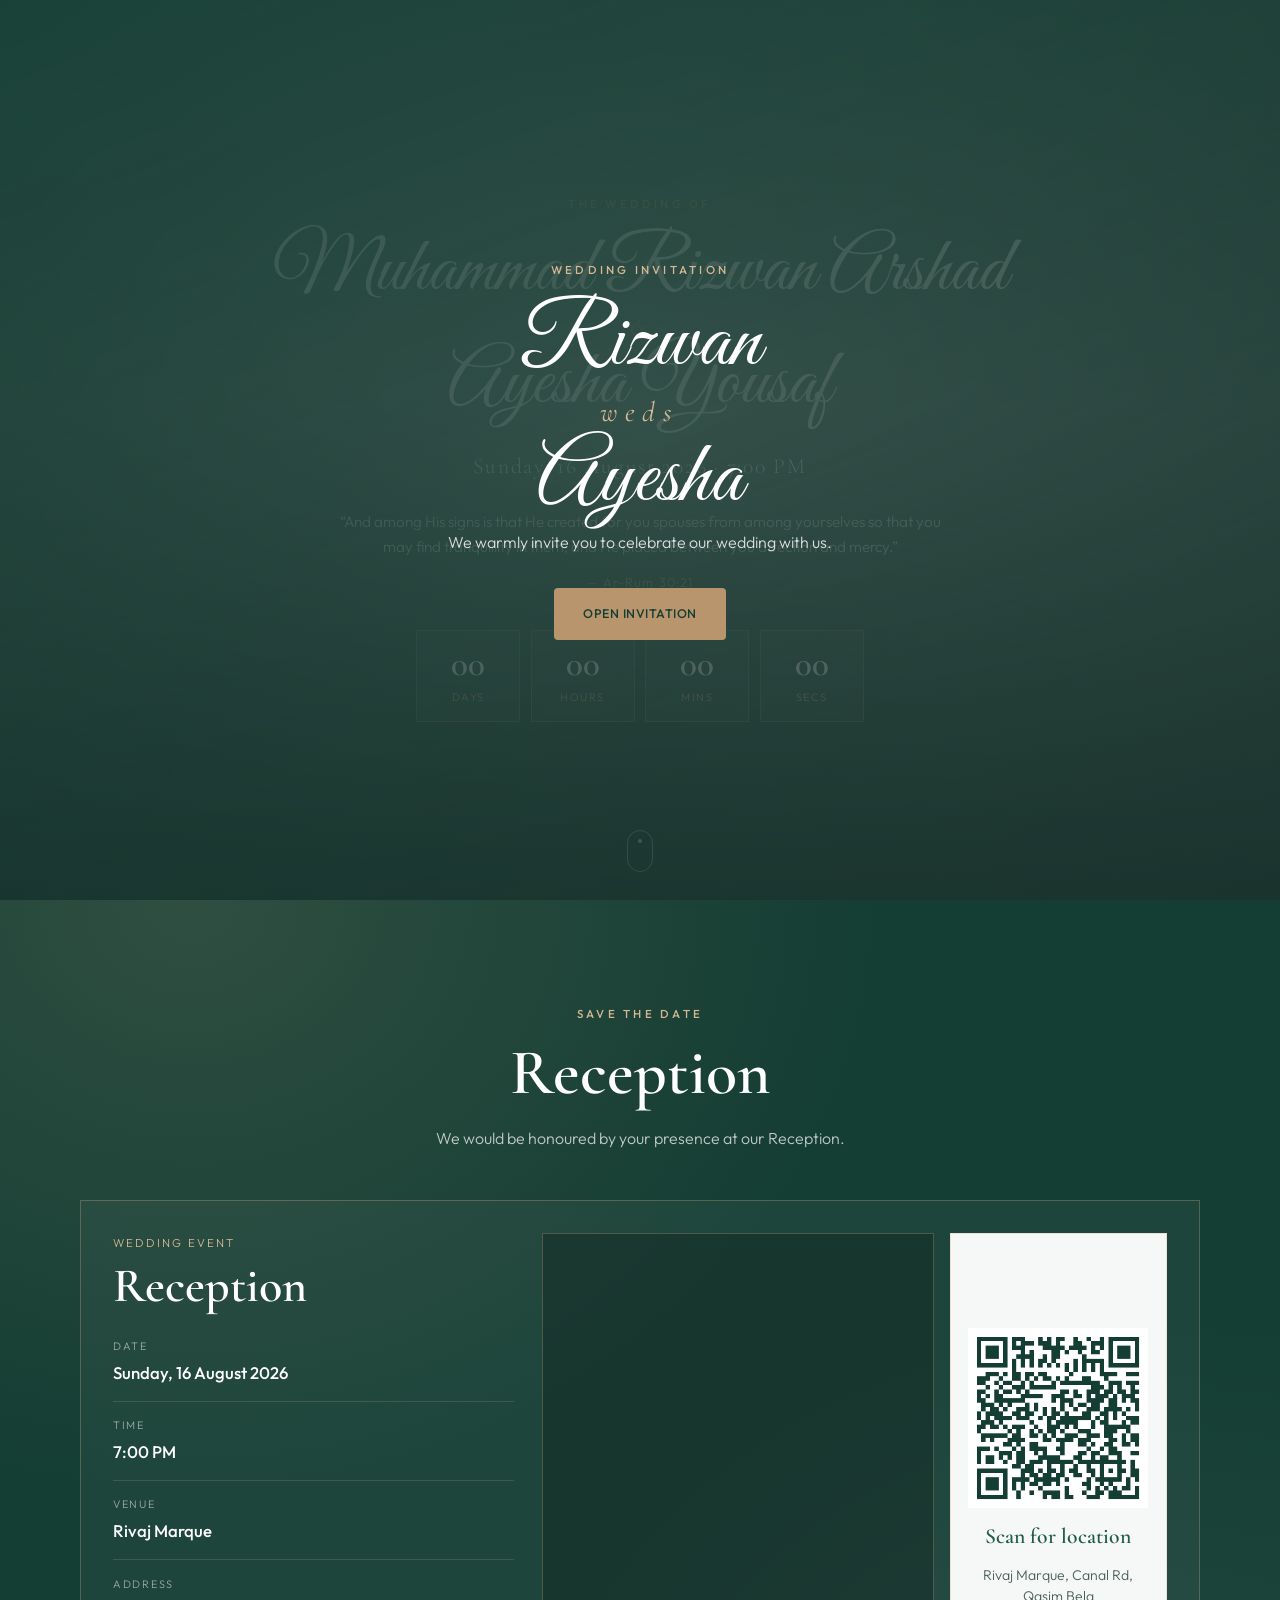
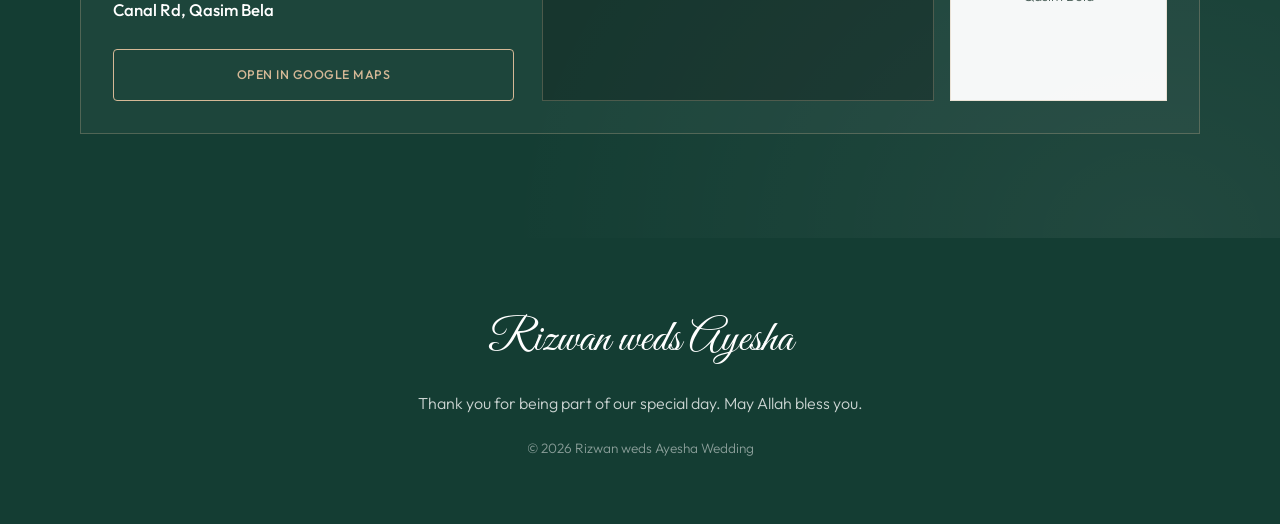
<file: index.html>
<!DOCTYPE html>
<html lang="en" prefix="og: https://ogp.me/ns#">
  <head>
    <meta charset="UTF-8" />
    <meta name="viewport" content="width=device-width, initial-scale=1.0" />
    <meta name="theme-color" content="#143d33" />
    <meta name="robots" content="index,follow" />
    <meta name="author" content="Rizwan weds Ayesha" />

    <!-- SHARE_META -->
    <title>Rizwan weds Ayesha — Wedding Invitation</title>
    <meta
      name="description"
      content="You are invited to the wedding reception of Muhammad Rizwan Arshad &amp; Ayesha Yousaf — Sunday, 16 August 2026 · 7:00 PM at Rivaj Marque."
    />
    <link rel="canonical" href="https://rizwan-wedding.sytes.net/" />

    <meta property="og:type" content="website" />
    <meta property="og:site_name" content="Rizwan weds Ayesha" />
    <meta property="og:locale" content="en_PK" />
    <meta property="og:url" content="https://rizwan-wedding.sytes.net/" />
    <meta property="og:title" content="Rizwan weds Ayesha — Wedding Invitation" />
    <meta
      property="og:description"
      content="You are invited to the wedding reception of Muhammad Rizwan Arshad &amp; Ayesha Yousaf — Sunday, 16 August 2026 · 7:00 PM at Rivaj Marque."
    />
    <meta property="og:image" content="https://rizwan-wedding.sytes.net/assets/og-cover.jpg" />
    <meta property="og:image:secure_url" content="https://rizwan-wedding.sytes.net/assets/og-cover.jpg" />
    <meta property="og:image:type" content="image/jpeg" />
    <meta property="og:image:width" content="1200" />
    <meta property="og:image:height" content="630" />
    <meta property="og:image:alt" content="Rizwan weds Ayesha — Wedding Invitation" />

    <meta name="twitter:card" content="summary_large_image" />
    <meta name="twitter:title" content="Rizwan weds Ayesha — Wedding Invitation" />
    <meta
      name="twitter:description"
      content="You are invited to the wedding reception of Muhammad Rizwan Arshad &amp; Ayesha Yousaf — Sunday, 16 August 2026 · 7:00 PM at Rivaj Marque."
    />
    <meta name="twitter:image" content="https://rizwan-wedding.sytes.net/assets/og-cover.jpg" />
    <!-- /SHARE_META -->

    <meta name="apple-mobile-web-app-capable" content="yes" />
    <meta name="apple-mobile-web-app-status-bar-style" content="black-translucent" />
    <meta name="apple-mobile-web-app-title" content="Rizwan weds Ayesha" />
    <link rel="image_src" href="https://rizwan-wedding.sytes.net/assets/og-cover.jpg" />

    <link rel="preconnect" href="https://fonts.googleapis.com" />
    <link rel="preconnect" href="https://fonts.gstatic.com" crossorigin />
    <link
      href="https://fonts.googleapis.com/css2?family=Cormorant+Garamond:ital,wght@0,400;0,600;0,700;1,400&family=Great+Vibes&family=Outfit:wght@300;400;500;600&display=swap"
      rel="stylesheet"
    />
    <link rel="stylesheet" href="css/style.css" />
  </head>
  <body>
    <!-- Opening cover -->
    <div id="cover" class="cover" aria-hidden="false">
      <div class="cover__veil"></div>
      <div class="cover__content">
        <p class="cover__eyebrow">Wedding Invitation</p>
        <h1 class="cover__names">
          <span class="cover__name">Rizwan</span>
          <span class="cover__weds">weds</span>
          <span class="cover__name">Ayesha</span>
        </h1>
        <p class="cover__to" id="cover-to" hidden>
          Dear <span id="guest-name"></span>,
        </p>
        <p class="cover__invite">
          We warmly invite you to celebrate our wedding with us.
        </p>
        <button type="button" id="open-invitation" class="btn btn--primary">
          Open Invitation
        </button>
      </div>
    </div>

    <!-- Sticky top nav (desktop) -->
    <header class="topnav" id="topnav">
      <a href="#home" class="topnav__brand">Rizwan weds Ayesha</a>
      <nav class="topnav__links" aria-label="Primary">
        <a href="#home">Home</a>
        <a href="#events">Event</a>
      </nav>
    </header>

    <main>
      <!-- Hero -->
      <section id="home" class="hero">
        <div class="hero__media" aria-hidden="true"></div>
        <div class="hero__overlay"></div>
        <div class="hero__content">
          <p class="hero__label">The Wedding of</p>
          <h1 class="hero__title">
            <span class="hero__groom">Muhammad Rizwan Arshad</span>
            <span class="hero__amp">&amp;</span>
            <span class="hero__bride">Ayesha Yousaf</span>
          </h1>
          <p class="hero__date" id="hero-date">Sunday, 16 August 2026 · 7:00 PM</p>
          <p class="hero__verse">
            “And among His signs is that He created for you spouses from among
            yourselves so that you may find tranquillity in them; and He placed
            between you affection and mercy.”
            <cite>— Ar-Rum 30:21</cite>
          </p>

          <div class="countdown" id="countdown" aria-live="polite">
            <div class="countdown__item">
              <span class="countdown__num" id="days">00</span>
              <span class="countdown__label">Days</span>
            </div>
            <div class="countdown__item">
              <span class="countdown__num" id="hours">00</span>
              <span class="countdown__label">Hours</span>
            </div>
            <div class="countdown__item">
              <span class="countdown__num" id="minutes">00</span>
              <span class="countdown__label">Mins</span>
            </div>
            <div class="countdown__item">
              <span class="countdown__num" id="seconds">00</span>
              <span class="countdown__label">Secs</span>
            </div>
          </div>
        </div>
        <a href="#events" class="hero__scroll" aria-label="Scroll to event">
          <span></span>
        </a>
      </section>

      <!-- Events -->
      <section id="events" class="section events">
        <div class="container">
          <p class="section__eyebrow">Save the date</p>
          <h2 class="section__title">Reception</h2>
          <p class="section__lead">
            We would be honoured by your presence at our Reception.
          </p>

          <article class="reception reveal">
            <div class="reception__details">
              <p class="reception__label">Wedding Event</p>
              <h3 class="reception__title">Reception</h3>

              <ul class="reception__meta">
                <li>
                  <span>Date</span>
                  <strong>Sunday, 16 August 2026</strong>
                </li>
                <li>
                  <span>Time</span>
                  <strong>7:00 PM</strong>
                </li>
                <li>
                  <span>Venue</span>
                  <strong>Rivaj Marque</strong>
                </li>
                <li>
                  <span>Address</span>
                  <strong>Canal Rd, Qasim Bela</strong>
                </li>
              </ul>

              <a
                class="btn btn--outline reception__maps-btn"
                href="https://maps.app.goo.gl/EoSqMKJwAgEKK4Fd7"
                target="_blank"
                rel="noopener noreferrer"
              >
                Open in Google Maps
              </a>
            </div>

            <div class="reception__location">
              <div class="reception__map">
                <iframe
                  title="Reception venue — Rivaj Marque"
                  src="https://www.google.com/maps/embed?pb=!1m18!1m12!1m3!1d215.5364558596095!2d71.4065037167226!3d30.191895358683688!2m3!1f0!2f0!3f0!3m2!1i1024!2i768!4f13.1!3m3!1m2!1s0x393b330035f97d11%3A0x957143590ad08eba!2sRivaj%20Marque!5e0!3m2!1sen!2s!4v1785497154416!5m2!1sen!2s"
                  loading="lazy"
                  referrerpolicy="strict-origin-when-cross-origin"
                  allowfullscreen
                ></iframe>
              </div>

              <aside class="reception__qr">
                <a
                  class="reception__qr-link"
                  href="https://maps.app.goo.gl/EoSqMKJwAgEKK4Fd7"
                  target="_blank"
                  rel="noopener noreferrer"
                  aria-label="Open Rivaj Marque location in Google Maps"
                >
                  <img
                    src="assets/rivaj-marque-qr.png"
                    alt="QR code for Rivaj Marque location on Google Maps"
                    width="180"
                    height="180"
                  />
                </a>
                <p class="reception__qr-title">Scan for location</p>
                <p class="reception__qr-text">
                  Rivaj Marque, Canal Rd, Qasim Bela
                </p>
              </aside>
            </div>
          </article>
        </div>
      </section>
    </main>

    <footer class="footer">
      <p class="footer__names">Rizwan weds Ayesha</p>
      <p class="footer__thanks">
        Thank you for being part of our special day. May Allah bless you.
      </p>
      <p class="footer__copy">
        &copy; <span id="year"></span> Rizwan weds Ayesha Wedding
      </p>
    </footer>

    <!-- Bottom mobile nav -->
    <nav class="bottomnav" aria-label="Mobile">
      <a href="#home" class="bottomnav__link is-active" data-section="home">
        <svg viewBox="0 0 24 24" width="20" height="20" fill="currentColor" aria-hidden="true">
          <path d="M10 20v-6h4v6h5v-8h3L12 3 2 12h3v8z" />
        </svg>
        <span>Home</span>
      </a>
      <a href="#events" class="bottomnav__link" data-section="events">
        <svg viewBox="0 0 24 24" width="20" height="20" fill="currentColor" aria-hidden="true">
          <path
            d="M19 4h-1V2h-2v2H8V2H6v2H5c-1.1 0-2 .9-2 2v14c0 1.1.9 2 2 2h14c1.1 0 2-.9 2-2V6c0-1.1-.9-2-2-2zm0 16H5V10h14v10zm0-12H5V6h14v2z"
          />
        </svg>
        <span>Event</span>
      </a>
    </nav>

    <button type="button" id="to-top" class="to-top" aria-label="Back to top" hidden>
      ↑
    </button>

    <script src="js/main.js?v=20260805a"></script>
  </body>
</html>
</file>
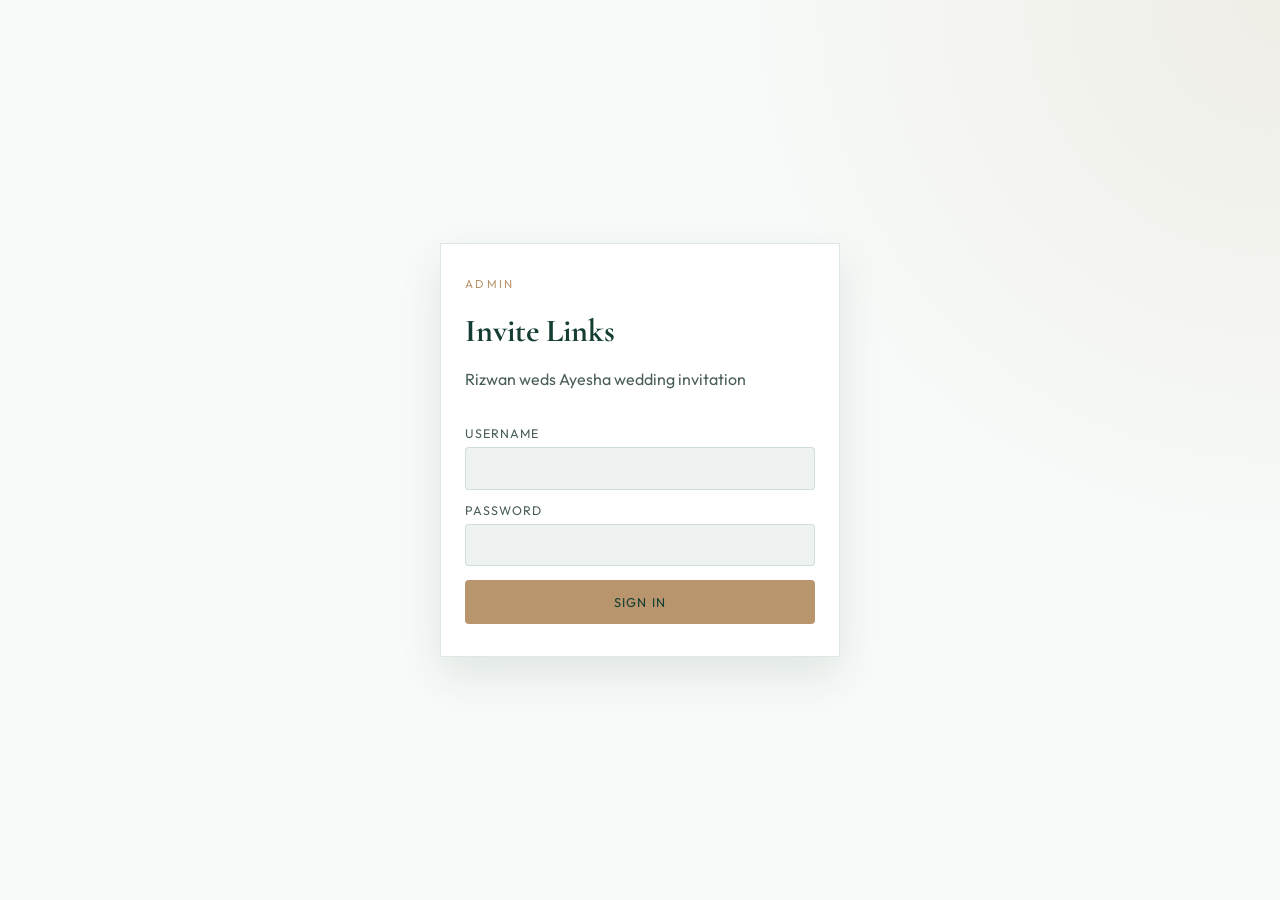
<file: admin/index.html>
<!DOCTYPE html>
<html lang="en">
  <head>
    <meta charset="UTF-8" />
    <meta name="viewport" content="width=device-width, initial-scale=1.0" />
    <title>Invite Links — Rizwan weds Ayesha</title>
    <link rel="preconnect" href="https://fonts.googleapis.com" />
    <link rel="preconnect" href="https://fonts.gstatic.com" crossorigin />
    <link
      href="https://fonts.googleapis.com/css2?family=Cormorant+Garamond:wght@600;700&family=Outfit:wght@300;400;500;600&display=swap"
      rel="stylesheet"
    />
    <link
      rel="stylesheet"
      href="https://cdn.datatables.net/2.1.8/css/dataTables.dataTables.min.css"
    />
    <link rel="stylesheet" href="admin.css" />
  </head>
  <body>
    <div id="login-view" class="login-view">
      <form id="login-form" class="login-card">
        <p class="eyebrow">Admin</p>
        <h1>Invite Links</h1>
        <p class="lead">Rizwan weds Ayesha wedding invitation</p>
        <label>
          Username
          <input type="text" name="username" autocomplete="username" required />
        </label>
        <label>
          Password
          <input
            type="password"
            name="password"
            autocomplete="current-password"
            required
          />
        </label>
        <button type="submit">Sign In</button>
        <p id="login-error" class="error" hidden></p>
      </form>
    </div>

    <div id="dashboard-view" class="dashboard" hidden>
      <header class="topbar">
        <div>
          <p class="eyebrow">Rizwan weds Ayesha</p>
          <h1>Invite Links</h1>
        </div>
        <div class="topbar__actions">
          <span id="stats" class="stats"></span>
          <button type="button" id="refresh-btn" class="btn btn--ghost">
            Refresh
          </button>
          <button type="button" id="logout-btn" class="btn btn--outline">
            Logout
          </button>
        </div>
      </header>

      <main class="content">
        <section id="tab-links" class="tab-panel">
          <form id="create-link-form" class="link-form">
            <div class="link-form__fields">
              <label>
                Guest Name
                <input
                  type="text"
                  name="guest_name"
                  id="guest-name"
                  placeholder="e.g. Moin Sarwar"
                  required
                  maxlength="160"
                />
              </label>
              <button type="submit" class="btn btn--primary">
                Create Link
              </button>
            </div>
            <p id="link-form-note" class="form-note" hidden></p>
          </form>

          <div class="table-card">
            <table id="links-table" class="display" style="width: 100%">
              <thead>
                <tr>
                  <th>#</th>
                  <th>Guest Name</th>
                  <th>Invite Link</th>
                  <th>Created</th>
                  <th>Actions</th>
                </tr>
              </thead>
              <tbody></tbody>
            </table>
          </div>
        </section>
      </main>
    </div>

    <script src="https://code.jquery.com/jquery-3.7.1.min.js"></script>
    <script src="https://cdn.datatables.net/2.1.8/js/dataTables.min.js"></script>
    <script src="admin.js"></script>
  </body>
</html>
</file>
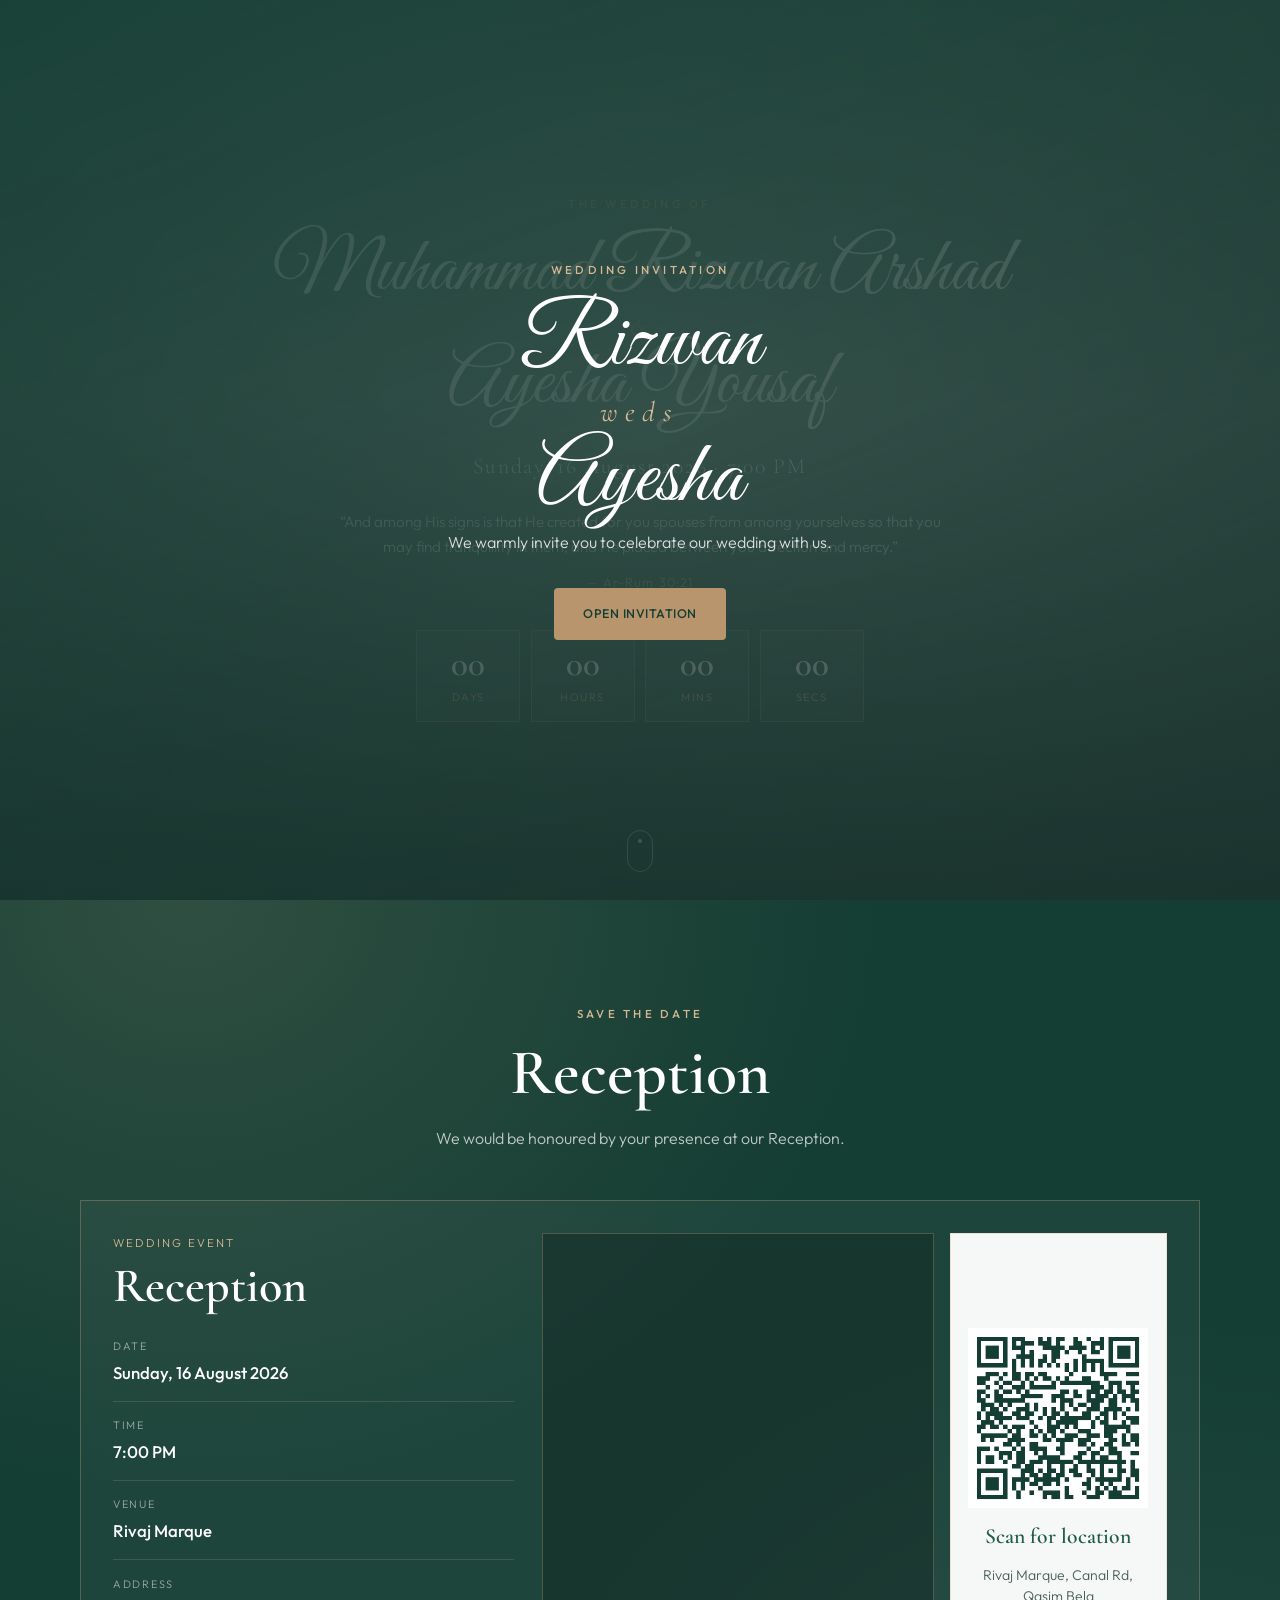
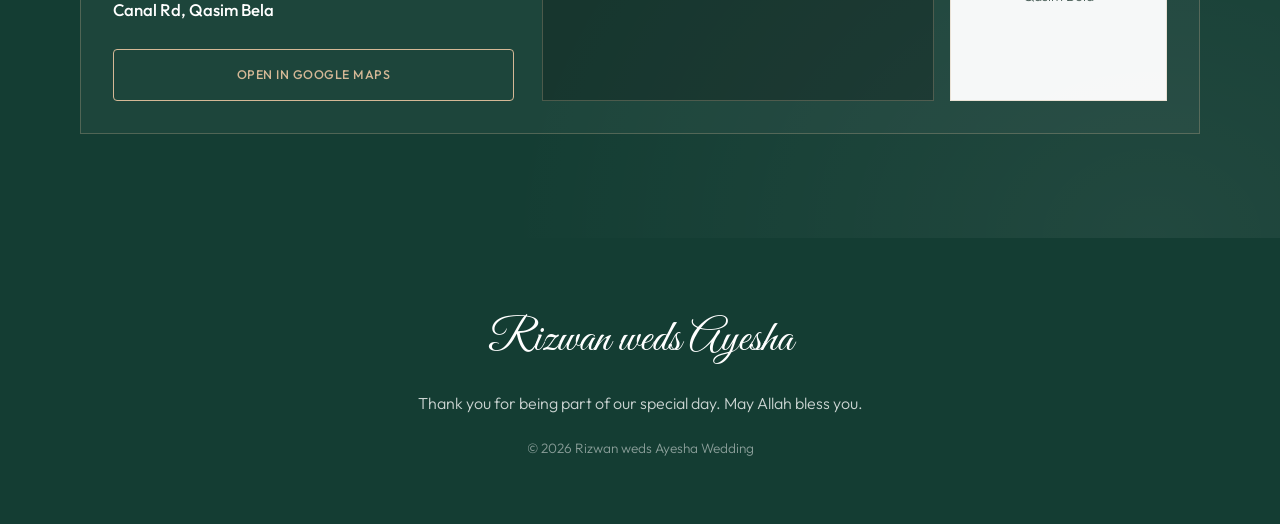
<file: invitation.html>
<!DOCTYPE html>
<html lang="en" prefix="og: https://ogp.me/ns#">
  <head>
    <meta charset="UTF-8" />
    <meta name="viewport" content="width=device-width, initial-scale=1.0" />
    <meta name="theme-color" content="#143d33" />
    <meta name="robots" content="index,follow" />
    <meta name="author" content="Rizwan weds Ayesha" />

    <!-- SHARE_META -->
    <title>Rizwan weds Ayesha — Wedding Invitation</title>
    <meta
      name="description"
      content="You are invited to the wedding reception of Muhammad Rizwan Arshad &amp; Ayesha Yousaf — Sunday, 16 August 2026 · 7:00 PM at Rivaj Marque."
    />
    <link rel="canonical" href="https://rizwan-wedding.sytes.net/" />

    <meta property="og:type" content="website" />
    <meta property="og:site_name" content="Rizwan weds Ayesha" />
    <meta property="og:locale" content="en_PK" />
    <meta property="og:url" content="https://rizwan-wedding.sytes.net/" />
    <meta property="og:title" content="Rizwan weds Ayesha — Wedding Invitation" />
    <meta
      property="og:description"
      content="You are invited to the wedding reception of Muhammad Rizwan Arshad &amp; Ayesha Yousaf — Sunday, 16 August 2026 · 7:00 PM at Rivaj Marque."
    />
    <meta property="og:image" content="https://rizwan-wedding.sytes.net/assets/og-cover.jpg?v=2" />
    <meta property="og:image:secure_url" content="https://rizwan-wedding.sytes.net/assets/og-cover.jpg?v=2" />
    <meta property="og:image:type" content="image/jpeg" />
    <meta property="og:image:width" content="1200" />
    <meta property="og:image:height" content="630" />
    <meta property="og:image:alt" content="Rizwan weds Ayesha — Wedding Invitation" />

    <meta name="twitter:card" content="summary_large_image" />
    <meta name="twitter:title" content="Rizwan weds Ayesha — Wedding Invitation" />
    <meta
      name="twitter:description"
      content="You are invited to the wedding reception of Muhammad Rizwan Arshad &amp; Ayesha Yousaf — Sunday, 16 August 2026 · 7:00 PM at Rivaj Marque."
    />
    <meta name="twitter:image" content="https://rizwan-wedding.sytes.net/assets/og-cover.jpg?v=2" />
    <!-- /SHARE_META -->

    <meta name="apple-mobile-web-app-capable" content="yes" />
    <meta name="apple-mobile-web-app-status-bar-style" content="black-translucent" />
    <meta name="apple-mobile-web-app-title" content="Rizwan weds Ayesha" />
    <link rel="image_src" href="https://rizwan-wedding.sytes.net/assets/og-cover.jpg?v=2" />

    <link rel="preconnect" href="https://fonts.googleapis.com" />
    <link rel="preconnect" href="https://fonts.gstatic.com" crossorigin />
    <link
      href="https://fonts.googleapis.com/css2?family=Cormorant+Garamond:ital,wght@0,400;0,600;0,700;1,400&family=Great+Vibes&family=Outfit:wght@300;400;500;600&display=swap"
      rel="stylesheet"
    />
    <link rel="stylesheet" href="css/style.css" />
  </head>
  <body>
    <!-- Opening cover -->
    <div id="cover" class="cover" aria-hidden="false">
      <div class="cover__veil"></div>
      <div class="cover__content">
        <p class="cover__eyebrow">Wedding Invitation</p>
        <h1 class="cover__names">
          <span class="cover__name">Rizwan</span>
          <span class="cover__weds">weds</span>
          <span class="cover__name">Ayesha</span>
        </h1>
        <p class="cover__to" id="cover-to" hidden>
          Dear <span id="guest-name"></span>,
        </p>
        <p class="cover__invite">
          We warmly invite you to celebrate our wedding with us.
        </p>
        <button type="button" id="open-invitation" class="btn btn--primary">
          Open Invitation
        </button>
      </div>
    </div>

    <!-- Sticky top nav (desktop) -->
    <header class="topnav" id="topnav">
      <a href="#home" class="topnav__brand">Rizwan weds Ayesha</a>
      <nav class="topnav__links" aria-label="Primary">
        <a href="#home">Home</a>
        <a href="#events">Event</a>
      </nav>
    </header>

    <main>
      <!-- Hero -->
      <section id="home" class="hero">
        <div class="hero__media" aria-hidden="true"></div>
        <div class="hero__overlay"></div>
        <div class="hero__content">
          <p class="hero__label">The Wedding of</p>
          <h1 class="hero__title">
            <span class="hero__groom">Muhammad Rizwan Arshad</span>
            <span class="hero__amp">&amp;</span>
            <span class="hero__bride">Ayesha Yousaf</span>
          </h1>
          <p class="hero__date" id="hero-date">Sunday, 16 August 2026 · 7:00 PM</p>
          <p class="hero__verse">
            “And among His signs is that He created for you spouses from among
            yourselves so that you may find tranquillity in them; and He placed
            between you affection and mercy.”
            <cite>— Ar-Rum 30:21</cite>
          </p>

          <div class="countdown" id="countdown" aria-live="polite">
            <div class="countdown__item">
              <span class="countdown__num" id="days">00</span>
              <span class="countdown__label">Days</span>
            </div>
            <div class="countdown__item">
              <span class="countdown__num" id="hours">00</span>
              <span class="countdown__label">Hours</span>
            </div>
            <div class="countdown__item">
              <span class="countdown__num" id="minutes">00</span>
              <span class="countdown__label">Mins</span>
            </div>
            <div class="countdown__item">
              <span class="countdown__num" id="seconds">00</span>
              <span class="countdown__label">Secs</span>
            </div>
          </div>
        </div>
        <a href="#events" class="hero__scroll" aria-label="Scroll to event">
          <span></span>
        </a>
      </section>

      <!-- Events -->
      <section id="events" class="section events">
        <div class="container">
          <p class="section__eyebrow">Save the date</p>
          <h2 class="section__title">Reception</h2>
          <p class="section__lead">
            We would be honoured by your presence at our Reception.
          </p>

          <article class="reception reveal">
            <div class="reception__details">
              <p class="reception__label">Wedding Event</p>
              <h3 class="reception__title">Reception</h3>

              <ul class="reception__meta">
                <li>
                  <span>Date</span>
                  <strong>Sunday, 16 August 2026</strong>
                </li>
                <li>
                  <span>Time</span>
                  <strong>7:00 PM</strong>
                </li>
                <li>
                  <span>Venue</span>
                  <strong>Rivaj Marque</strong>
                </li>
                <li>
                  <span>Address</span>
                  <strong>Canal Rd, Qasim Bela</strong>
                </li>
              </ul>

              <a
                class="btn btn--outline reception__maps-btn"
                href="https://maps.app.goo.gl/EoSqMKJwAgEKK4Fd7"
                target="_blank"
                rel="noopener noreferrer"
              >
                Open in Google Maps
              </a>
            </div>

            <div class="reception__location">
              <div class="reception__map">
                <iframe
                  title="Reception venue — Rivaj Marque"
                  src="https://www.google.com/maps/embed?pb=!1m18!1m12!1m3!1d215.5364558596095!2d71.4065037167226!3d30.191895358683688!2m3!1f0!2f0!3f0!3m2!1i1024!2i768!4f13.1!3m3!1m2!1s0x393b330035f97d11%3A0x957143590ad08eba!2sRivaj%20Marque!5e0!3m2!1sen!2s!4v1785497154416!5m2!1sen!2s"
                  loading="lazy"
                  referrerpolicy="strict-origin-when-cross-origin"
                  allowfullscreen
                ></iframe>
              </div>

              <aside class="reception__qr">
                <a
                  class="reception__qr-link"
                  href="https://maps.app.goo.gl/EoSqMKJwAgEKK4Fd7"
                  target="_blank"
                  rel="noopener noreferrer"
                  aria-label="Open Rivaj Marque location in Google Maps"
                >
                  <img
                    src="assets/rivaj-marque-qr.png"
                    alt="QR code for Rivaj Marque location on Google Maps"
                    width="180"
                    height="180"
                  />
                </a>
                <p class="reception__qr-title">Scan for location</p>
                <p class="reception__qr-text">
                  Rivaj Marque, Canal Rd, Qasim Bela
                </p>
              </aside>
            </div>
          </article>
        </div>
      </section>
    </main>

    <footer class="footer">
      <p class="footer__names">Rizwan weds Ayesha</p>
      <p class="footer__thanks">
        Thank you for being part of our special day. May Allah bless you.
      </p>
      <p class="footer__copy">
        &copy; <span id="year"></span> Rizwan weds Ayesha Wedding
      </p>
    </footer>

    <!-- Bottom mobile nav -->
    <nav class="bottomnav" aria-label="Mobile">
      <a href="#home" class="bottomnav__link is-active" data-section="home">
        <svg viewBox="0 0 24 24" width="20" height="20" fill="currentColor" aria-hidden="true">
          <path d="M10 20v-6h4v6h5v-8h3L12 3 2 12h3v8z" />
        </svg>
        <span>Home</span>
      </a>
      <a href="#events" class="bottomnav__link" data-section="events">
        <svg viewBox="0 0 24 24" width="20" height="20" fill="currentColor" aria-hidden="true">
          <path
            d="M19 4h-1V2h-2v2H8V2H6v2H5c-1.1 0-2 .9-2 2v14c0 1.1.9 2 2 2h14c1.1 0 2-.9 2-2V6c0-1.1-.9-2-2-2zm0 16H5V10h14v10zm0-12H5V6h14v2z"
          />
        </svg>
        <span>Event</span>
      </a>
    </nav>

    <button type="button" id="to-top" class="to-top" aria-label="Back to top" hidden>
      ↑
    </button>

    <script src="js/main.js?v=20260805a"></script>
  </body>
</html>
</file>
<file: css/style.css>
:root {
  --ink: #1c2e2a;
  --ink-soft: #4a5f58;
  --mist: #eef3f1;
  --paper: #f7faf8;
  --emerald: #1f5c4b;
  --emerald-deep: #143d33;
  --gold: #b8956c;
  --gold-soft: #d4b896;
  --line: rgba(31, 92, 75, 0.15);
  --white: #ffffff;
  --shadow: 0 18px 40px rgba(20, 61, 51, 0.12);
  --radius: 4px;
  --font-display: "Great Vibes", cursive;
  --font-heading: "Cormorant Garamond", Georgia, serif;
  --font-body: "Outfit", system-ui, sans-serif;
  --nav-h: 72px;
  --bottom-nav-h: 68px;
}

*,
*::before,
*::after {
  box-sizing: border-box;
}

html {
  scroll-behavior: smooth;
  scroll-padding-top: var(--nav-h);
}

body {
  margin: 0;
  font-family: var(--font-body);
  font-weight: 300;
  color: var(--ink);
  background: var(--paper);
  line-height: 1.7;
  overflow-x: hidden;
}

body.is-locked {
  overflow: hidden;
  height: 100vh;
}

img {
  max-width: 100%;
  display: block;
}

a {
  color: inherit;
  text-decoration: none;
}

button,
input,
select,
textarea {
  font: inherit;
}

.container {
  width: min(1120px, calc(100% - 2.5rem));
  margin-inline: auto;
}

.container--narrow {
  width: min(640px, calc(100% - 2.5rem));
}

.gift .container--narrow {
  width: min(860px, calc(100% - 2.5rem));
}

/* Buttons */
.btn {
  display: inline-flex;
  align-items: center;
  justify-content: center;
  gap: 0.5rem;
  padding: 0.9rem 1.75rem;
  border: 1px solid transparent;
  border-radius: var(--radius);
  cursor: pointer;
  font-weight: 500;
  letter-spacing: 0.04em;
  text-transform: uppercase;
  font-size: 0.78rem;
  transition: background 0.25s ease, color 0.25s ease, border-color 0.25s ease,
    transform 0.25s ease;
}

.btn:hover {
  transform: translateY(-1px);
}

.btn--primary {
  background: var(--gold);
  color: var(--emerald-deep);
}

.btn--primary:hover {
  background: var(--gold-soft);
}

.btn--outline {
  background: transparent;
  border-color: var(--gold);
  color: var(--gold);
}

.btn--outline:hover {
  background: var(--gold);
  color: var(--emerald-deep);
}

.btn--full {
  width: 100%;
}

/* Cover */
.cover {
  position: fixed;
  inset: 0;
  z-index: 1000;
  display: grid;
  place-items: center;
  text-align: center;
  color: var(--white);
  transition: opacity 0.7s ease, visibility 0.7s ease;
}

.cover.is-hidden {
  opacity: 0;
  visibility: hidden;
  pointer-events: none;
}

.cover__veil {
  position: absolute;
  inset: 0;
  background:
    linear-gradient(160deg, rgba(20, 61, 51, 0.88), rgba(28, 46, 42, 0.72)),
    url("https://images.unsplash.com/photo-1519741497674-611481863552?w=1600&q=80")
      center / cover no-repeat;
}

.cover__content {
  position: relative;
  padding: 2rem;
  max-width: 36rem;
  animation: riseIn 1s ease both;
}

.cover__eyebrow,
.hero__label,
.section__eyebrow,
.person__role,
.event-card__label {
  text-transform: uppercase;
  letter-spacing: 0.28em;
  font-size: 0.72rem;
  font-weight: 500;
}

.cover__eyebrow {
  margin: 0 0 1rem;
  color: var(--gold-soft);
}

.cover__names {
  margin: 0;
  display: flex;
  flex-direction: column;
  align-items: center;
  gap: 0.15rem;
  font-family: var(--font-display);
  font-size: clamp(3.2rem, 10vw, 5.5rem);
  font-weight: 400;
  line-height: 1.1;
  color: var(--white);
}

.cover__name {
  display: block;
}

.cover__weds {
  display: block;
  font-family: var(--font-heading);
  font-size: 0.32em;
  font-style: italic;
  color: var(--gold-soft);
  letter-spacing: 0.28em;
  text-transform: lowercase;
  line-height: 1;
  margin: 0.2rem 0;
}

.cover__to {
  margin: 1.5rem 0 0.4rem;
  font-family: var(--font-heading);
  font-size: 1.35rem;
}

.cover__to[hidden] {
  display: none !important;
}

.cover__invite {
  margin: 0 0 2rem;
  color: rgba(255, 255, 255, 0.82);
  font-weight: 300;
}

/* Top nav */
.topnav {
  position: fixed;
  top: 0;
  left: 0;
  right: 0;
  z-index: 90;
  display: flex;
  align-items: center;
  justify-content: space-between;
  height: var(--nav-h);
  padding: 0 1.75rem;
  background: rgba(247, 250, 248, 0.72);
  backdrop-filter: blur(12px);
  border-bottom: 1px solid transparent;
  transform: translateY(-100%);
  transition: transform 0.4s ease, border-color 0.3s ease, background 0.3s ease;
}

.topnav.is-visible {
  transform: translateY(0);
}

.topnav.is-scrolled {
  border-bottom-color: var(--line);
  background: rgba(247, 250, 248, 0.92);
}

.topnav__brand {
  font-family: var(--font-display);
  font-size: 1.85rem;
  color: var(--emerald);
}

.topnav__links {
  display: none;
  gap: 1.5rem;
}

.topnav__links a {
  font-size: 0.78rem;
  letter-spacing: 0.12em;
  text-transform: uppercase;
  color: var(--ink-soft);
  transition: color 0.2s ease;
}

.topnav__links a:hover {
  color: var(--emerald);
}

@media (min-width: 900px) {
  .topnav__links {
    display: flex;
  }
}

/* Hero */
.hero {
  position: relative;
  min-height: 100vh;
  min-height: 100dvh;
  display: grid;
  place-items: center;
  color: var(--white);
  overflow: hidden;
}

.hero__media {
  position: absolute;
  inset: 0;
  background:
    url("https://images.unsplash.com/photo-1522673607200-164d1b6ce486?w=1800&q=80")
      center / cover no-repeat;
  transform: scale(1.05);
  animation: slowZoom 18s ease-in-out infinite alternate;
}

.hero__overlay {
  position: absolute;
  inset: 0;
  background:
    radial-gradient(ellipse at center, rgba(20, 61, 51, 0.35), rgba(20, 61, 51, 0.78)),
    linear-gradient(to top, rgba(20, 61, 51, 0.9), transparent 55%);
}

.hero__content {
  position: relative;
  z-index: 1;
  width: min(820px, calc(100% - 2rem));
  text-align: center;
  padding: 6rem 0 5rem;
  animation: riseIn 1.1s 0.15s ease both;
}

.hero__label {
  margin: 0 0 1rem;
  color: var(--gold-soft);
}

.hero__title {
  margin: 0;
  display: flex;
  flex-direction: column;
  gap: 0.15rem;
  line-height: 1.1;
}

.hero__groom,
.hero__bride {
  font-family: var(--font-display);
  font-size: clamp(2.8rem, 8vw, 4.8rem);
  font-weight: 400;
}

.hero__amp {
  font-family: var(--font-heading);
  font-style: italic;
  font-size: 1.4rem;
  color: var(--gold-soft);
  letter-spacing: 0.2em;
}

.hero__date {
  margin: 1.25rem 0 0;
  font-family: var(--font-heading);
  font-size: 1.35rem;
  letter-spacing: 0.08em;
}

.hero__verse {
  margin: 1.5rem auto 0;
  max-width: 38rem;
  font-size: 0.95rem;
  color: rgba(255, 255, 255, 0.82);
  font-weight: 300;
}

.hero__verse cite {
  display: block;
  margin-top: 0.75rem;
  font-style: normal;
  color: var(--gold-soft);
  font-size: 0.8rem;
  letter-spacing: 0.08em;
}

.countdown {
  display: grid;
  grid-template-columns: repeat(4, minmax(0, 1fr));
  gap: 0.65rem;
  margin: 2.25rem auto 0;
  max-width: 28rem;
}

.countdown__item {
  padding: 0.9rem 0.4rem;
  border: 1px solid rgba(212, 184, 150, 0.35);
  background: rgba(255, 255, 255, 0.06);
  backdrop-filter: blur(6px);
}

.countdown__num {
  display: block;
  font-family: var(--font-heading);
  font-size: clamp(1.6rem, 4vw, 2.2rem);
  font-weight: 600;
  line-height: 1.1;
}

.countdown__label {
  display: block;
  margin-top: 0.25rem;
  font-size: 0.68rem;
  letter-spacing: 0.14em;
  text-transform: uppercase;
  color: var(--gold-soft);
}

.hero__scroll {
  position: absolute;
  bottom: 1.75rem;
  left: 50%;
  transform: translateX(-50%);
  width: 26px;
  height: 42px;
  border: 1px solid rgba(255, 255, 255, 0.45);
  border-radius: 20px;
  z-index: 2;
}

.hero__scroll span {
  position: absolute;
  top: 8px;
  left: 50%;
  width: 4px;
  height: 4px;
  margin-left: -2px;
  border-radius: 50%;
  background: var(--gold-soft);
  animation: scrollDot 1.6s ease-in-out infinite;
}

/* Sections */
.section {
  padding: 6.5rem 0;
}

.section__eyebrow {
  margin: 0 0 0.75rem;
  text-align: center;
  color: var(--gold);
}

.section__title {
  margin: 0;
  text-align: center;
  font-family: var(--font-heading);
  font-size: clamp(2.6rem, 6vw, 4rem);
  font-weight: 600;
  color: var(--emerald-deep);
  line-height: 1.15;
}

.section__lead {
  margin: 1rem auto 3rem;
  max-width: 36rem;
  text-align: center;
  color: var(--ink-soft);
}

/* Couple */
.couple {
  background:
    radial-gradient(circle at top right, rgba(184, 149, 108, 0.12), transparent 40%),
    var(--paper);
}

.couple__grid {
  display: grid;
  gap: 2.5rem;
  align-items: start;
}

.couple__grid--names {
  gap: 2rem;
}

@media (min-width: 800px) {
  .couple__grid {
    grid-template-columns: 1fr auto 1fr;
    gap: 1.5rem;
    align-items: center;
  }
}

.person {
  text-align: center;
  padding: 1.5rem 1rem;
  border: 1px solid var(--line);
  background: rgba(255, 255, 255, 0.55);
}

.person__role {
  margin: 0 0 0.4rem;
  color: var(--gold);
}

.person__name {
  margin: 0 0 0.75rem;
  font-family: var(--font-heading);
  font-size: clamp(1.8rem, 4vw, 2.4rem);
  color: var(--emerald);
  font-weight: 600;
}

.person__parents {
  margin: 0;
  color: var(--ink-soft);
  font-size: 0.95rem;
}

.couple__heart {
  width: 56px;
  height: 56px;
  margin: 0 auto;
  display: grid;
  place-items: center;
  color: var(--gold);
  background: var(--white);
  border-radius: 50%;
  box-shadow: var(--shadow);
  animation: heartbeat 2.2s ease-in-out infinite;
}

@media (max-width: 799px) {
  .couple__heart {
    order: -1;
  }
}

/* Events / Reception */
.events {
  background:
    radial-gradient(ellipse at 15% 0%, rgba(212, 184, 150, 0.14), transparent 45%),
    radial-gradient(ellipse at 90% 100%, rgba(255, 255, 255, 0.06), transparent 40%),
    var(--emerald-deep);
  color: var(--white);
}

.events .section__eyebrow {
  color: var(--gold-soft);
}

.events .section__title {
  color: var(--white);
}

.events .section__lead {
  color: rgba(255, 255, 255, 0.72);
}

.events__grid {
  display: grid;
  gap: 1.25rem;
}

@media (min-width: 760px) {
  .events__grid {
    grid-template-columns: 1fr 1fr;
  }

  .events__grid--three {
    grid-template-columns: repeat(3, 1fr);
  }
}

.events__grid--single {
  max-width: 520px;
  margin-inline: auto;
  grid-template-columns: 1fr;
}

@media (max-width: 999px) {
  .events__grid--three {
    grid-template-columns: 1fr;
  }
}

@media (min-width: 1000px) {
  .events__grid--three {
    grid-template-columns: repeat(3, 1fr);
  }
}

.event-card {
  padding: 2rem 1.75rem;
  background: rgba(255, 255, 255, 0.04);
  border: 1px solid rgba(212, 184, 150, 0.28);
  display: flex;
  flex-direction: column;
}

.event-card__label {
  margin: 0 0 0.5rem;
  color: var(--gold-soft);
}

.event-card__title {
  margin: 0 0 1.5rem;
  font-family: var(--font-heading);
  font-size: 2.4rem;
  font-weight: 600;
}

.event-card__meta {
  list-style: none;
  margin: 0 0 1.25rem;
  padding: 0;
  display: grid;
  gap: 1rem;
}

.event-card__meta li {
  display: grid;
  gap: 0.15rem;
}

.event-card__meta span {
  font-size: 0.7rem;
  letter-spacing: 0.16em;
  text-transform: uppercase;
  color: rgba(255, 255, 255, 0.55);
}

.event-card__meta strong {
  font-weight: 500;
}

.event-card__map {
  margin-top: auto;
  border: 1px solid rgba(212, 184, 150, 0.28);
  overflow: hidden;
  aspect-ratio: 16 / 11;
  background: rgba(0, 0, 0, 0.2);
}

.event-card__map iframe {
  width: 100%;
  height: 100%;
  border: 0;
  display: block;
  filter: grayscale(0.15) contrast(1.05);
}

.events .btn--outline {
  border-color: var(--gold-soft);
  color: var(--gold-soft);
}

.events .btn--outline:hover {
  background: var(--gold-soft);
  color: var(--emerald-deep);
}

.reception {
  margin-top: 2.5rem;
  display: grid;
  gap: 1.5rem;
  padding: 1.75rem;
  background: rgba(255, 255, 255, 0.04);
  border: 1px solid rgba(212, 184, 150, 0.28);
}

@media (min-width: 900px) {
  .reception {
    grid-template-columns: minmax(240px, 0.9fr) 1.4fr;
    gap: 1.75rem;
    padding: 2rem;
    align-items: stretch;
  }
}

.reception__label {
  margin: 0 0 0.45rem;
  font-size: 0.72rem;
  letter-spacing: 0.18em;
  text-transform: uppercase;
  color: var(--gold-soft);
}

.reception__title {
  margin: 0 0 1.5rem;
  font-family: var(--font-heading);
  font-size: clamp(2.2rem, 4vw, 3rem);
  font-weight: 600;
  line-height: 1.1;
}

.reception__meta {
  list-style: none;
  margin: 0 0 1.5rem;
  padding: 0;
  display: grid;
  gap: 0.9rem;
}

.reception__meta li {
  display: grid;
  gap: 0.2rem;
  padding-bottom: 0.85rem;
  border-bottom: 1px solid rgba(212, 184, 150, 0.18);
}

.reception__meta li:last-child {
  border-bottom: 0;
  padding-bottom: 0;
}

.reception__meta span {
  font-size: 0.68rem;
  letter-spacing: 0.16em;
  text-transform: uppercase;
  color: rgba(255, 255, 255, 0.55);
}

.reception__meta strong {
  font-weight: 500;
  font-size: 1.05rem;
}

.reception__maps-btn {
  width: 100%;
  justify-content: center;
}

.reception__location {
  display: grid;
  gap: 1rem;
}

@media (min-width: 640px) {
  .reception__location {
    grid-template-columns: 1.35fr 0.75fr;
    align-items: stretch;
  }
}

.reception__map {
  border: 1px solid rgba(212, 184, 150, 0.28);
  overflow: hidden;
  min-height: 260px;
  background: rgba(0, 0, 0, 0.22);
}

.reception__map iframe {
  width: 100%;
  height: 100%;
  min-height: 260px;
  border: 0;
  display: block;
  filter: grayscale(0.12) contrast(1.05) saturate(0.92);
}

.reception__qr {
  display: flex;
  flex-direction: column;
  align-items: center;
  justify-content: center;
  text-align: center;
  gap: 0.65rem;
  padding: 1.25rem 1rem;
  background: rgba(255, 255, 255, 0.96);
  color: var(--emerald-deep);
  border: 1px solid rgba(212, 184, 150, 0.35);
}

.reception__qr-link {
  display: block;
  transition: transform 0.25s ease;
}

.reception__qr-link:hover {
  transform: scale(1.03);
}

.reception__qr img {
  width: min(180px, 70vw);
  height: auto;
  margin-inline: auto;
}

.reception__qr-title {
  margin: 0;
  font-family: var(--font-heading);
  font-size: 1.35rem;
  font-weight: 600;
  color: var(--emerald);
}

.reception__qr-text {
  margin: 0;
  font-size: 0.88rem;
  line-height: 1.45;
  color: var(--ink-soft);
  max-width: 14rem;
}

/* Story / Timeline */
.story {
  background: var(--mist);
}

.timeline {
  list-style: none;
  margin: 0;
  padding: 0;
  position: relative;
  max-width: 720px;
  margin-inline: auto;
}

.timeline::before {
  content: "";
  position: absolute;
  top: 0;
  bottom: 0;
  left: 18px;
  width: 1px;
  background: linear-gradient(to bottom, var(--gold), var(--emerald));
}

@media (min-width: 700px) {
  .timeline::before {
    left: 50%;
    transform: translateX(-50%);
  }
}

.timeline__item {
  position: relative;
  padding-left: 3.25rem;
  margin-bottom: 2.25rem;
}

@media (min-width: 700px) {
  .timeline__item {
    width: 50%;
    padding-left: 0;
    padding-right: 2.5rem;
    text-align: right;
  }

  .timeline__item:nth-child(even) {
    margin-left: 50%;
    padding-right: 0;
    padding-left: 2.5rem;
    text-align: left;
  }
}

.timeline__marker {
  position: absolute;
  top: 0.35rem;
  left: 11px;
  width: 15px;
  height: 15px;
  border-radius: 50%;
  background: var(--paper);
  border: 3px solid var(--gold);
  box-shadow: 0 0 0 4px rgba(184, 149, 108, 0.2);
}

@media (min-width: 700px) {
  .timeline__item .timeline__marker {
    left: auto;
    right: -8px;
  }

  .timeline__item:nth-child(even) .timeline__marker {
    right: auto;
    left: -7px;
  }
}

.timeline__body time {
  display: block;
  margin-bottom: 0.35rem;
  font-size: 0.75rem;
  letter-spacing: 0.18em;
  text-transform: uppercase;
  color: var(--gold);
}

.timeline__body h3 {
  margin: 0 0 0.4rem;
  font-family: var(--font-heading);
  font-size: 1.7rem;
  color: var(--emerald-deep);
}

.timeline__body p {
  margin: 0;
  color: var(--ink-soft);
}

/* Gallery */
.gallery__grid {
  display: grid;
  grid-template-columns: repeat(2, 1fr);
  gap: 0.75rem;
}

@media (min-width: 760px) {
  .gallery__grid {
    grid-template-columns: repeat(3, 1fr);
    gap: 1rem;
  }

  .gallery__item--wide {
    grid-column: span 2;
  }
}

.gallery__item {
  padding: 0;
  border: 0;
  cursor: pointer;
  overflow: hidden;
  background: var(--mist);
  aspect-ratio: 4 / 3;
}

.gallery__item img {
  width: 100%;
  height: 100%;
  object-fit: cover;
  transition: transform 0.6s ease;
}

.gallery__item:hover img {
  transform: scale(1.06);
}

/* Wishes */
.wishes {
  background:
    linear-gradient(180deg, rgba(31, 92, 75, 0.04), transparent),
    var(--paper);
}

.wish-form {
  display: grid;
  gap: 1rem;
  padding: 1.75rem;
  background: var(--white);
  border: 1px solid var(--line);
  box-shadow: var(--shadow);
}

.form-row {
  display: grid;
  gap: 0.4rem;
}

.form-row--split {
  grid-template-columns: 1fr;
  gap: 1rem;
}

@media (min-width: 560px) {
  .form-row--split {
    grid-template-columns: 1fr 1fr;
  }
}

.form-row label {
  font-size: 0.75rem;
  letter-spacing: 0.12em;
  text-transform: uppercase;
  color: var(--ink-soft);
}

.form-row input,
.form-row select,
.form-row textarea {
  width: 100%;
  padding: 0.85rem 0.95rem;
  border: 1px solid var(--line);
  border-radius: var(--radius);
  background: var(--paper);
  color: var(--ink);
  outline: none;
  transition: border-color 0.2s ease, box-shadow 0.2s ease;
}

.form-row input:focus,
.form-row select:focus,
.form-row textarea:focus {
  border-color: var(--gold);
  box-shadow: 0 0 0 3px rgba(184, 149, 108, 0.2);
}

.form-note {
  margin: 0;
  text-align: center;
  color: var(--emerald);
  font-size: 0.95rem;
}

.wishes-list {
  margin-top: 2.5rem;
  display: grid;
  gap: 1rem;
}

.wish-card {
  padding: 1.25rem 1.35rem;
  background: var(--white);
  border-left: 3px solid var(--gold);
  box-shadow: 0 8px 24px rgba(20, 61, 51, 0.06);
}

.wish-card__meta {
  display: flex;
  flex-wrap: wrap;
  gap: 0.5rem 1rem;
  margin-bottom: 0.5rem;
  font-size: 0.8rem;
  color: var(--ink-soft);
}

.wish-card__name {
  font-family: var(--font-heading);
  font-size: 1.25rem;
  font-weight: 600;
  color: var(--emerald);
}

.wish-card p {
  margin: 0;
  color: var(--ink-soft);
}

.wish-card__reply {
  margin-top: 0.85rem !important;
  padding: 0.85rem 1rem;
  background: var(--mist);
  border-left: 3px solid var(--gold);
  text-align: left;
}

.wish-card__reply span {
  display: block;
  margin-bottom: 0.35rem;
  font-size: 0.7rem;
  letter-spacing: 0.12em;
  text-transform: uppercase;
  color: var(--gold);
}

.wish-empty {
  text-align: center;
  color: var(--ink-soft);
  font-style: italic;
}

/* Gift */
.gift {
  background: var(--mist);
}

.gift-card {
  text-align: center;
  padding: 2.25rem 1.5rem;
  background: var(--white);
  border: 1px solid var(--line);
  box-shadow: var(--shadow);
}

.gift-card__bank {
  margin: 0 0 0.5rem;
  text-transform: uppercase;
  letter-spacing: 0.2em;
  font-size: 0.72rem;
  color: var(--gold);
}

.gift-card__name {
  margin: 0 0 1.5rem;
  font-family: var(--font-heading);
  font-size: 1.8rem;
  color: var(--emerald-deep);
}

.gift-card__body {
  display: flex;
  flex-wrap: nowrap;
  align-items: center;
  justify-content: center;
  gap: 1.5rem;
  text-align: left;
}

.gift-card__qr {
  flex: 0 0 auto;
  margin: 0;
  width: 180px;
}

.gift-card__qr img {
  width: 100%;
  height: auto;
  margin: 0 auto;
  background: var(--white);
  border: 1px solid var(--line);
  padding: 0.5rem;
}

.gift-card__qr-label {
  margin: 0.5rem 0 0;
  font-size: 0.72rem;
  letter-spacing: 0.08em;
  text-transform: uppercase;
  color: var(--ink-soft);
  text-align: center;
}

.gift-card__details {
  list-style: none;
  margin: 0;
  padding: 0;
  flex: 1 1 auto;
  min-width: 0;
  display: flex;
  flex-direction: row;
  flex-wrap: wrap;
  align-items: stretch;
  gap: 0.75rem;
}

.gift-card__details li {
  display: flex;
  flex-direction: row;
  flex-wrap: nowrap;
  align-items: center;
  gap: 0.45rem;
  flex: 1 1 calc(50% - 0.75rem);
  min-width: 220px;
  padding: 0.7rem 0.85rem;
  border: 1px solid var(--line);
  background: var(--mist);
}

.gift-card__details li:last-child {
  border-bottom: 1px solid var(--line);
  padding-bottom: 0.7rem;
}

.gift-card__details span {
  flex: 0 0 auto;
  font-size: 0.65rem;
  letter-spacing: 0.08em;
  text-transform: uppercase;
  color: var(--gold);
  white-space: nowrap;
}

.gift-card__details strong {
  flex: 1 1 auto;
  min-width: 0;
  font-weight: 500;
  font-size: 0.88rem;
  color: var(--ink);
  white-space: nowrap;
  overflow: hidden;
  text-overflow: ellipsis;
}

.btn-copy {
  flex: 0 0 auto;
  border: 1px solid var(--line);
  background: var(--mist);
  color: var(--emerald);
  font-size: 0.7rem;
  letter-spacing: 0.06em;
  text-transform: uppercase;
  padding: 0.35rem 0.65rem;
  border-radius: var(--radius);
  cursor: pointer;
  transition: background 0.2s ease, color 0.2s ease, border-color 0.2s ease;
}

.btn-copy:hover,
.btn-copy.is-copied {
  background: var(--emerald);
  border-color: var(--emerald);
  color: var(--white);
}

@media (max-width: 700px) {
  .gift-card__body {
    flex-direction: column;
    align-items: stretch;
  }

  .gift-card__qr {
    width: min(200px, 70%);
    margin-inline: auto;
  }
}

/* Footer */
.footer {
  padding: 4rem 1.5rem calc(4rem + var(--bottom-nav-h));
  text-align: center;
  background: var(--emerald-deep);
  color: rgba(255, 255, 255, 0.78);
}

.footer__names {
  margin: 0 0 0.75rem;
  font-family: var(--font-display);
  font-size: 2.8rem;
  color: var(--white);
}

.footer__thanks {
  margin: 0 auto 1.25rem;
  max-width: 28rem;
}

.footer__copy {
  margin: 0;
  font-size: 0.85rem;
  color: rgba(255, 255, 255, 0.5);
}

/* Bottom nav */
.bottomnav {
  position: fixed;
  left: 50%;
  bottom: 0.85rem;
  transform: translateX(-50%);
  z-index: 95;
  width: min(420px, calc(100% - 1.25rem));
  display: grid;
  grid-template-columns: repeat(5, 1fr);
  gap: 0.15rem;
  padding: 0.55rem 0.4rem;
  background: rgba(247, 250, 248, 0.94);
  backdrop-filter: blur(10px);
  border: 1px solid var(--line);
  border-radius: 14px;
  box-shadow: var(--shadow);
}

.bottomnav__link {
  display: flex;
  flex-direction: column;
  align-items: center;
  gap: 0.2rem;
  padding: 0.35rem 0.2rem;
  color: var(--ink-soft);
  font-size: 0.62rem;
  letter-spacing: 0.04em;
  text-transform: uppercase;
  border-radius: 8px;
  transition: color 0.2s ease, background 0.2s ease;
}

.bottomnav__link.is-active,
.bottomnav__link:hover {
  color: var(--emerald);
  background: rgba(31, 92, 75, 0.08);
}

@media (min-width: 900px) {
  .bottomnav {
    display: none;
  }

  .footer {
    padding-bottom: 4rem;
  }
}

/* Lightbox */
.lightbox {
  position: fixed;
  inset: 0;
  z-index: 1100;
  display: grid;
  place-items: center;
  padding: 1.5rem;
  background: rgba(20, 61, 51, 0.92);
}

.lightbox[hidden] {
  display: none;
}

.lightbox img {
  max-height: min(85vh, 900px);
  max-width: min(92vw, 1100px);
  object-fit: contain;
  box-shadow: 0 20px 60px rgba(0, 0, 0, 0.35);
}

.lightbox__close {
  position: absolute;
  top: 1rem;
  right: 1.25rem;
  border: 0;
  background: transparent;
  color: var(--white);
  font-size: 2.4rem;
  line-height: 1;
  cursor: pointer;
}

/* To top */
.to-top {
  position: fixed;
  right: 1.25rem;
  bottom: calc(var(--bottom-nav-h) + 1.4rem);
  z-index: 94;
  width: 42px;
  height: 42px;
  border: 0;
  border-radius: 50%;
  background: var(--emerald);
  color: var(--white);
  cursor: pointer;
  box-shadow: var(--shadow);
}

.to-top[hidden] {
  display: none;
}

@media (min-width: 900px) {
  .to-top {
    bottom: 1.5rem;
  }
}

/* Reveal animation */
.reveal {
  opacity: 0;
  transform: translateY(28px);
  transition: opacity 0.7s ease, transform 0.7s ease;
}

.reveal.is-visible {
  opacity: 1;
  transform: none;
}

@keyframes riseIn {
  from {
    opacity: 0;
    transform: translateY(24px);
  }
  to {
    opacity: 1;
    transform: none;
  }
}

@keyframes slowZoom {
  from {
    transform: scale(1.05);
  }
  to {
    transform: scale(1.12);
  }
}

@keyframes scrollDot {
  0% {
    opacity: 1;
    transform: translateY(0);
  }
  100% {
    opacity: 0;
    transform: translateY(16px);
  }
}

@keyframes heartbeat {
  0%,
  100% {
    transform: scale(1);
  }
  50% {
    transform: scale(1.08);
  }
}

@media (prefers-reduced-motion: reduce) {
  html {
    scroll-behavior: auto;
  }

  .hero__media,
  .couple__heart,
  .hero__scroll span,
  .reveal {
    animation: none !important;
    transition: none !important;
  }

  .reveal {
    opacity: 1;
    transform: none;
  }
}
</file>
<file: admin/admin.css>
:root {
  --ink: #1c2e2a;
  --ink-soft: #4a5f58;
  --mist: #eef3f1;
  --paper: #f7faf8;
  --emerald: #1f5c4b;
  --emerald-deep: #143d33;
  --gold: #b8956c;
  --line: rgba(31, 92, 75, 0.15);
  --white: #ffffff;
  --danger: #9b3b3b;
  --font-heading: "Cormorant Garamond", Georgia, serif;
  --font-body: "Outfit", system-ui, sans-serif;
}

* {
  box-sizing: border-box;
}

body {
  margin: 0;
  min-height: 100vh;
  font-family: var(--font-body);
  color: var(--ink);
  background:
    radial-gradient(circle at top right, rgba(184, 149, 108, 0.12), transparent 35%),
    var(--paper);
}

h1 {
  margin: 0;
  font-family: var(--font-heading);
  font-size: 2rem;
  color: var(--emerald-deep);
}

.eyebrow {
  margin: 0 0 0.35rem;
  text-transform: uppercase;
  letter-spacing: 0.2em;
  font-size: 0.72rem;
  color: var(--gold);
}

.lead {
  margin: 0.35rem 0 1.5rem;
  color: var(--ink-soft);
}

.login-view {
  min-height: 100vh;
  display: grid;
  place-items: center;
  padding: 1.5rem;
}

.login-view[hidden],
#dashboard-view[hidden] {
  display: none !important;
}

.dashboard:not([hidden]) {
  display: block;
}

.login-card {
  width: min(400px, 100%);
  display: grid;
  gap: 0.85rem;
  padding: 2rem 1.5rem;
  background: var(--white);
  border: 1px solid var(--line);
  box-shadow: 0 18px 40px rgba(20, 61, 51, 0.1);
}

.login-card label {
  display: grid;
  gap: 0.35rem;
  font-size: 0.78rem;
  letter-spacing: 0.08em;
  text-transform: uppercase;
  color: var(--ink-soft);
}

.login-card input,
.reply-box textarea {
  width: 100%;
  padding: 0.8rem 0.9rem;
  border: 1px solid var(--line);
  border-radius: 4px;
  font: inherit;
  background: var(--mist);
  color: var(--ink);
}

.login-card button,
.btn {
  border: 1px solid transparent;
  border-radius: 4px;
  padding: 0.8rem 1rem;
  font: inherit;
  font-size: 0.8rem;
  letter-spacing: 0.08em;
  text-transform: uppercase;
  cursor: pointer;
}

.login-card button,
.btn--primary {
  background: var(--gold);
  color: var(--emerald-deep);
}

.btn--outline {
  background: transparent;
  border-color: var(--emerald);
  color: var(--emerald);
}

.btn--ghost {
  background: var(--mist);
  color: var(--emerald);
}

.btn--danger {
  background: transparent;
  border-color: var(--danger);
  color: var(--danger);
}

.error {
  margin: 0;
  color: var(--danger);
  font-size: 0.9rem;
}

.dashboard {
  min-height: 100vh;
}

.topbar {
  display: flex;
  flex-wrap: wrap;
  gap: 1rem;
  justify-content: space-between;
  align-items: center;
  padding: 1.25rem 1.5rem;
  background: rgba(247, 250, 248, 0.92);
  border-bottom: 1px solid var(--line);
  backdrop-filter: blur(10px);
  position: sticky;
  top: 0;
  z-index: 10;
}

.topbar__actions {
  display: flex;
  flex-wrap: wrap;
  gap: 0.6rem;
  align-items: center;
}

.stats {
  color: var(--ink-soft);
  font-size: 0.9rem;
  margin-right: 0.5rem;
}

.content {
  width: min(1100px, calc(100% - 2rem));
  margin: 1.5rem auto 3rem;
}

.filters {
  display: flex;
  flex-wrap: wrap;
  gap: 0.5rem;
  margin-bottom: 1rem;
}

.chip {
  border: 1px solid var(--line);
  background: var(--white);
  color: var(--ink-soft);
  border-radius: 999px;
  padding: 0.45rem 0.9rem;
  font: inherit;
  font-size: 0.8rem;
  cursor: pointer;
}

.chip.is-active {
  background: var(--emerald);
  border-color: var(--emerald);
  color: var(--white);
}

.board {
  display: grid;
  gap: 1rem;
}

.card {
  background: var(--white);
  border: 1px solid var(--line);
  padding: 1.25rem;
  display: grid;
  gap: 0.85rem;
}

.card__head {
  display: flex;
  flex-wrap: wrap;
  gap: 0.5rem 1rem;
  justify-content: space-between;
  align-items: baseline;
}

.card__name {
  font-family: var(--font-heading);
  font-size: 1.45rem;
  color: var(--emerald);
  margin: 0;
}

.card__meta {
  color: var(--ink-soft);
  font-size: 0.85rem;
}

.badge {
  display: inline-block;
  padding: 0.2rem 0.55rem;
  border-radius: 999px;
  font-size: 0.7rem;
  letter-spacing: 0.06em;
  text-transform: uppercase;
}

.badge--pending {
  background: rgba(184, 149, 108, 0.18);
  color: #8a6840;
}

.badge--replied {
  background: rgba(31, 92, 75, 0.12);
  color: var(--emerald);
}

.card__message,
.card__reply {
  margin: 0;
  color: var(--ink-soft);
  line-height: 1.6;
}

.card__reply {
  padding: 0.85rem 1rem;
  background: var(--mist);
  border-left: 3px solid var(--gold);
}

.reply-box {
  display: grid;
  gap: 0.65rem;
}

.reply-box__actions {
  display: flex;
  flex-wrap: wrap;
  gap: 0.5rem;
}

.empty {
  text-align: center;
  color: var(--ink-soft);
  padding: 2.5rem 1rem;
  border: 1px dashed var(--line);
  background: rgba(255, 255, 255, 0.6);
}

.tabs {
  display: flex;
  gap: 0.5rem;
  margin-bottom: 1.25rem;
  flex-wrap: wrap;
}

.tab {
  border: 1px solid var(--line);
  background: var(--white);
  color: var(--ink-soft);
  border-radius: 4px;
  padding: 0.65rem 1rem;
  font: inherit;
  font-size: 0.8rem;
  letter-spacing: 0.08em;
  text-transform: uppercase;
  cursor: pointer;
}

.tab.is-active {
  background: var(--emerald);
  border-color: var(--emerald);
  color: var(--white);
}

.tab-panel[hidden] {
  display: none !important;
}

.link-form {
  margin-bottom: 1.25rem;
  padding: 1.25rem;
  background: var(--white);
  border: 1px solid var(--line);
}

.link-form__fields {
  display: flex;
  flex-wrap: wrap;
  gap: 0.75rem;
  align-items: end;
}

.link-form label {
  flex: 1 1 260px;
  display: grid;
  gap: 0.35rem;
  font-size: 0.75rem;
  letter-spacing: 0.08em;
  text-transform: uppercase;
  color: var(--ink-soft);
}

.link-form input {
  width: 100%;
  padding: 0.8rem 0.9rem;
  border: 1px solid var(--line);
  border-radius: 4px;
  font: inherit;
  background: var(--mist);
  color: var(--ink);
}

.form-note {
  margin: 0.75rem 0 0;
  color: var(--emerald);
  font-size: 0.9rem;
  word-break: break-all;
}

.table-card {
  padding: 1rem;
  background: var(--white);
  border: 1px solid var(--line);
  overflow-x: auto;
}

.table-actions {
  display: flex;
  flex-wrap: wrap;
  gap: 0.4rem;
}

.btn--small {
  padding: 0.45rem 0.7rem;
  font-size: 0.7rem;
  text-decoration: none;
  display: inline-flex;
  align-items: center;
}

#links-table a {
  color: var(--emerald);
  word-break: break-all;
}

div.dt-container .dt-search input {
  border: 1px solid var(--line);
  border-radius: 4px;
  padding: 0.4rem 0.6rem;
  font: inherit;
}

@media (max-width: 640px) {
  h1 {
    font-size: 1.6rem;
  }

  .topbar {
    align-items: flex-start;
  }
}
</file>
